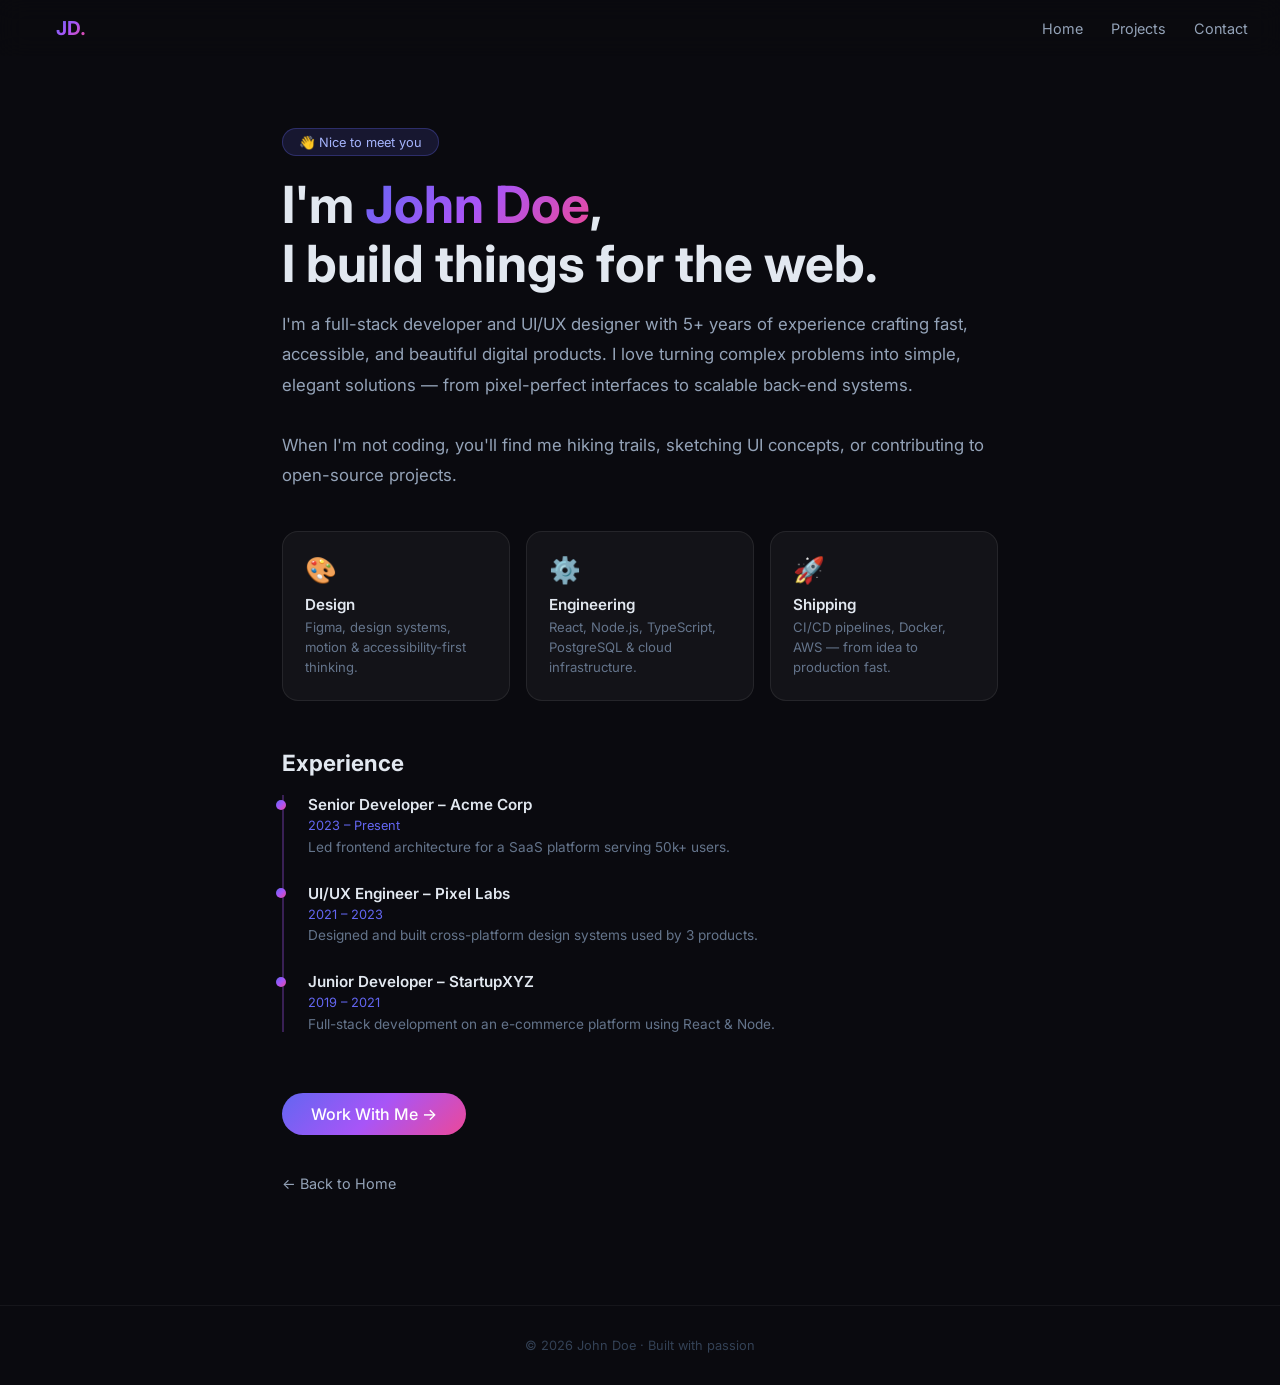
<file: about.html>
<!DOCTYPE html>
<html lang="en">

<head>
  <meta charset="UTF-8">
  <meta name="viewport" content="width=device-width,initial-scale=1">
  <title>About – John Doe</title>
  <meta name="description" content="Learn more about John Doe – Full-Stack Developer & UI/UX Designer.">
  <link href="https://fonts.googleapis.com/css2?family=Inter:wght@300;500;700&display=swap" rel="stylesheet">
  <style>
    * {
      margin: 0;
      padding: 0;
      box-sizing: border-box
    }

    body {
      font-family: 'Inter', sans-serif;
      background: #0a0a0f;
      color: #e2e8f0;
      overflow-x: hidden
    }

    :root {
      --g: linear-gradient(135deg, #6366f1, #a855f7, #ec4899)
    }

    nav {
      position: fixed;
      top: 0;
      width: 100%;
      padding: 1rem 2rem;
      display: flex;
      justify-content: space-between;
      align-items: center;
      backdrop-filter: blur(12px);
      background: rgba(10, 10, 15, .7);
      z-index: 99
    }

    .logo {
      font-weight: 700;
      font-size: 1.2rem;
      background: var(--g);
      -webkit-background-clip: text;
      -webkit-text-fill-color: transparent;
      text-decoration: none
    }

    nav a {
      color: #94a3b8;
      text-decoration: none;
      margin-left: 1.5rem;
      font-size: .9rem;
      transition: .3s
    }

    nav a:hover {
      color: #fff
    }

    .page {
      max-width: 780px;
      margin: auto;
      padding: 8rem 2rem 4rem
    }

    .badge {
      display: inline-block;
      padding: .35rem 1rem;
      border-radius: 50px;
      background: rgba(99, 102, 241, .15);
      border: 1px solid rgba(99, 102, 241, .3);
      color: #a5b4fc;
      font-size: .8rem;
      margin-bottom: 1.2rem
    }

    h1 {
      font-size: clamp(2rem, 5vw, 3.2rem);
      font-weight: 700;
      line-height: 1.15;
      margin-bottom: 1rem
    }

    h1 span {
      background: var(--g);
      -webkit-background-clip: text;
      -webkit-text-fill-color: transparent
    }

    .bio {
      color: #94a3b8;
      line-height: 1.8;
      font-size: 1.05rem;
      margin-bottom: 2.5rem
    }

    .grid {
      display: grid;
      grid-template-columns: repeat(auto-fit, minmax(200px, 1fr));
      gap: 1rem;
      margin-bottom: 3rem
    }

    .card {
      background: rgba(255, 255, 255, .04);
      border: 1px solid rgba(255, 255, 255, .08);
      border-radius: 16px;
      padding: 1.4rem
    }

    .card .icon {
      font-size: 1.6rem;
      margin-bottom: .6rem
    }

    .card h3 {
      font-size: .95rem;
      font-weight: 600;
      margin-bottom: .3rem
    }

    .card p {
      color: #64748b;
      font-size: .82rem;
      line-height: 1.5
    }

    .timeline {
      border-left: 2px solid rgba(168, 85, 247, .3);
      padding-left: 1.5rem
    }

    .event {
      position: relative;
      margin-bottom: 1.8rem
    }

    .event::before {
      content: '';
      width: 10px;
      height: 10px;
      border-radius: 50%;
      background: var(--g);
      position: absolute;
      left: -1.97rem;
      top: .3rem
    }

    .event h4 {
      font-size: .95rem;
      font-weight: 600
    }

    .event span {
      color: #6366f1;
      font-size: .8rem
    }

    .event p {
      color: #64748b;
      font-size: .85rem;
      margin-top: .3rem
    }

    .btn {
      display: inline-block;
      padding: .7rem 1.8rem;
      border-radius: 50px;
      background: var(--g);
      color: #fff;
      font-weight: 500;
      text-decoration: none;
      transition: transform .3s, box-shadow .3s;
      margin-top: 2rem
    }

    .btn:hover {
      transform: translateY(-3px);
      box-shadow: 0 12px 40px rgba(168, 85, 247, .4)
    }

    .back {
      display: inline-flex;
      align-items: center;
      gap: .4rem;
      color: #94a3b8;
      text-decoration: none;
      font-size: .9rem;
      transition: .3s;
      margin-top: 2.5rem
    }

    .back:hover {
      color: #a855f7
    }

    footer {
      text-align: center;
      padding: 2rem;
      color: #334155;
      font-size: .8rem;
      border-top: 1px solid rgba(255, 255, 255, .05);
      margin-top: 3rem
    }
  </style>
</head>

<body>
  <nav>
    <a class="logo" href="index.html">JD.</a>

    <div>
      <a href="index.html">Home</a>
      <a href="index.html#work">Projects</a>
      <a href="contact.html">Contact</a>
    </div>
  </nav>

  <div class="page">
    <div class="badge">👋 Nice to meet you</div>
    <h1>I'm <span>John Doe</span>,<br>I build things for the web.</h1>
    <p class="bio">
      I'm a full-stack developer and UI/UX designer with 5+ years of experience crafting fast, accessible, and beautiful
      digital products. I love turning complex problems into simple, elegant solutions — from pixel-perfect interfaces
      to scalable back-end systems.<br><br>
      When I'm not coding, you'll find me hiking trails, sketching UI concepts, or contributing to open-source projects.
    </p>

    <div class="grid">
      <div class="card">
        <div class="icon">🎨</div>
        <h3>Design</h3>
        <p>Figma, design systems, motion & accessibility-first thinking.</p>
      </div>
      <div class="card">
        <div class="icon">⚙️</div>
        <h3>Engineering</h3>
        <p>React, Node.js, TypeScript, PostgreSQL & cloud infrastructure.</p>
      </div>
      <div class="card">
        <div class="icon">🚀</div>
        <h3>Shipping</h3>
        <p>CI/CD pipelines, Docker, AWS — from idea to production fast.</p>
      </div>
    </div>

    <h2 style="font-size:1.4rem;margin-bottom:1.2rem;font-weight:700">Experience</h2>
    <div class="timeline">
      <div class="event">
        <h4>Senior Developer – Acme Corp</h4><span>2023 – Present</span>
        <p>Led frontend architecture for a SaaS platform serving 50k+ users.</p>
      </div>
      <div class="event">
        <h4>UI/UX Engineer – Pixel Labs</h4><span>2021 – 2023</span>
        <p>Designed and built cross-platform design systems used by 3 products.</p>
      </div>
      <div class="event">
        <h4>Junior Developer – StartupXYZ</h4><span>2019 – 2021</span>
        <p>Full-stack development on an e-commerce platform using React & Node.</p>
      </div>
    </div>

    <a href="index.html#contact" class="btn">Work With Me →</a>
    <br>
    <a href="index.html" class="back">← Back to Home</a>
  </div>

  <footer>© 2026 John Doe · Built with passion</footer>
</body>

</html>
</file>
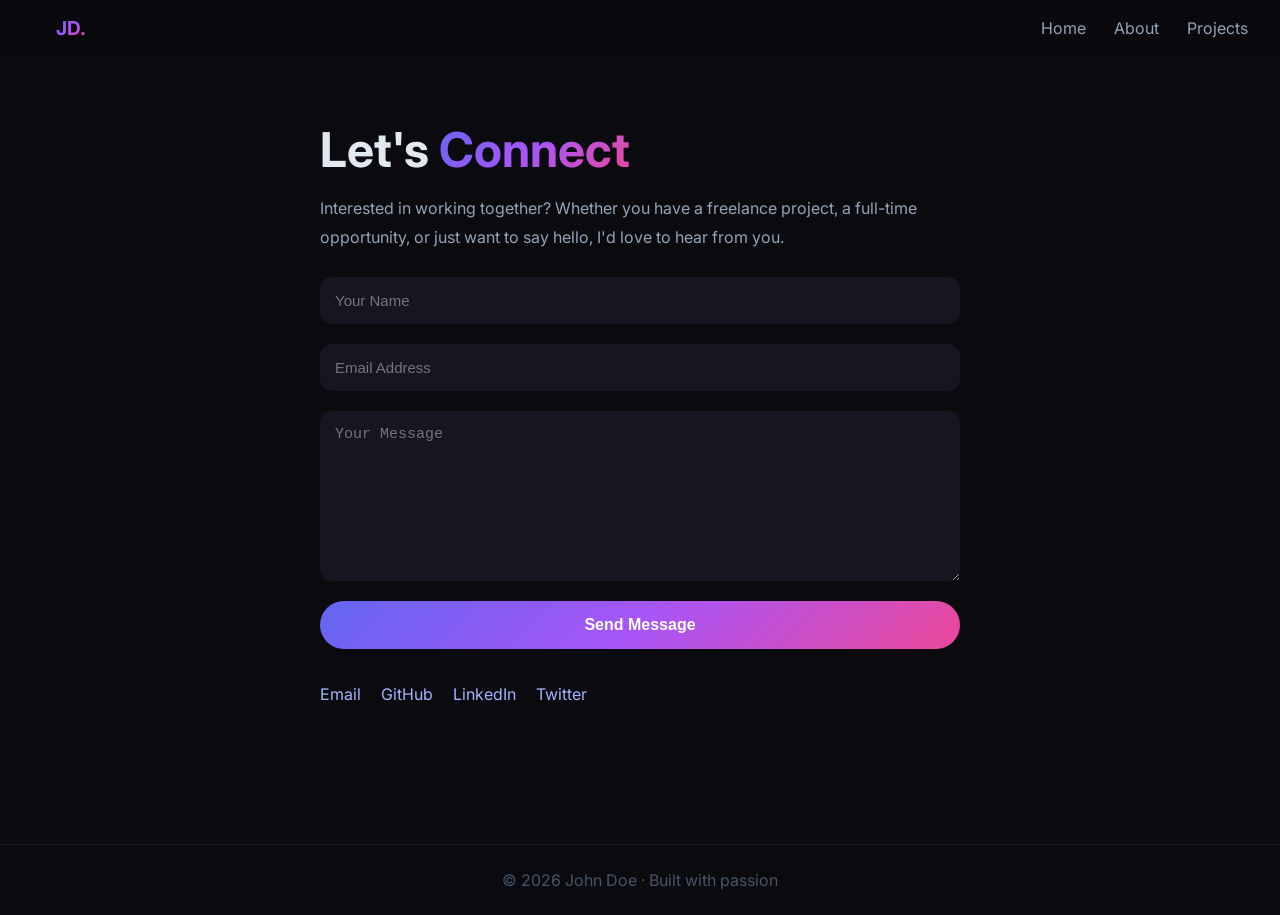
<file: contact.html>
<!DOCTYPE html>
<html lang="en">

<head>
    <meta charset="UTF-8">
    <meta name="viewport" content="width=device-width, initial-scale=1">

    <title>Contact – John Doe</title>

    <link href="https://fonts.googleapis.com/css2?family=Inter:wght@300;500;700&display=swap" rel="stylesheet">

    <style>
        * {
            margin: 0;
            padding: 0;
            box-sizing: border-box;
        }

        body {
            font-family: 'Inter', sans-serif;
            background: #0a0a0f;
            color: #e2e8f0;
        }

        :root {
            --g: linear-gradient(135deg, #6366f1, #a855f7, #ec4899);
        }

        nav {
            position: fixed;
            top: 0;
            width: 100%;
            padding: 1rem 2rem;
            display: flex;
            justify-content: space-between;
            align-items: center;
            background: rgba(10, 10, 15, .7);
            backdrop-filter: blur(12px);
        }

        .logo {
            font-size: 1.2rem;
            font-weight: 700;
            background: var(--g);
            -webkit-background-clip: text;
            -webkit-text-fill-color: transparent;
            text-decoration: none;
        }

        nav a {
            color: #94a3b8;
            text-decoration: none;
            margin-left: 1.5rem;
            transition: .3s;
        }

        nav a:hover {
            color: white;
        }

        .container {
            max-width: 700px;
            margin: 0 auto;
            padding: 120px 30px 60px;
        }

        h1 {
            font-size: 3rem;
            margin-bottom: 15px;
        }

        h1 span {
            background: var(--g);
            -webkit-background-clip: text;
            -webkit-text-fill-color: transparent;
        }

        p {
            color: #94a3b8;
            line-height: 1.8;
            margin-bottom: 25px;
        }

        form {
            display: flex;
            flex-direction: column;
            gap: 20px;
        }

        input,
        textarea {
            padding: 15px;
            border: none;
            outline: none;
            border-radius: 12px;
            background: #161622;
            color: white;
            font-size: 15px;
        }

        textarea {
            height: 170px;
            resize: vertical;
        }

        button {
            padding: 15px;
            border: none;
            border-radius: 50px;
            cursor: pointer;
            background: var(--g);
            color: white;
            font-size: 16px;
            font-weight: 600;
        }

        button:hover {
            opacity: .9;
        }

        .links {
            margin-top: 35px;
            display: flex;
            gap: 20px;
            flex-wrap: wrap;
        }

        .links a {
            color: #a5b4fc;
            text-decoration: none;
        }

        footer {
            margin-top: 80px;
            padding: 25px;
            text-align: center;
            color: #475569;
            border-top: 1px solid rgba(255, 255, 255, .08);
        }
    </style>

</head>

<body>

    <nav>

        <a class="logo" href="index.html">JD.</a>

        <div>
            <a href="index.html">Home</a>
            <a href="about.html">About</a>
            <a href="index.html#work">Projects</a>
        </div>

    </nav>

    <div class="container">

        <h1>Let's <span>Connect</span></h1>

        <p>
            Interested in working together?
            Whether you have a freelance project, a full-time opportunity, or just want to say hello, I'd love to hear
            from you.
        </p>

        <form>

            <input type="text" placeholder="Your Name" required>

            <input type="email" placeholder="Email Address" required>

            <textarea placeholder="Your Message" required></textarea>

            <button type="submit">
                Send Message
            </button>

        </form>

        <div class="links">

            <a href="mailto:john@example.com">Email</a>

            <a href="#">GitHub</a>

            <a href="#">LinkedIn</a>

            <a href="#">Twitter</a>

        </div>

    </div>

    <footer>

        © 2026 John Doe · Built with passion

    </footer>

</body>

</html>
</file>
